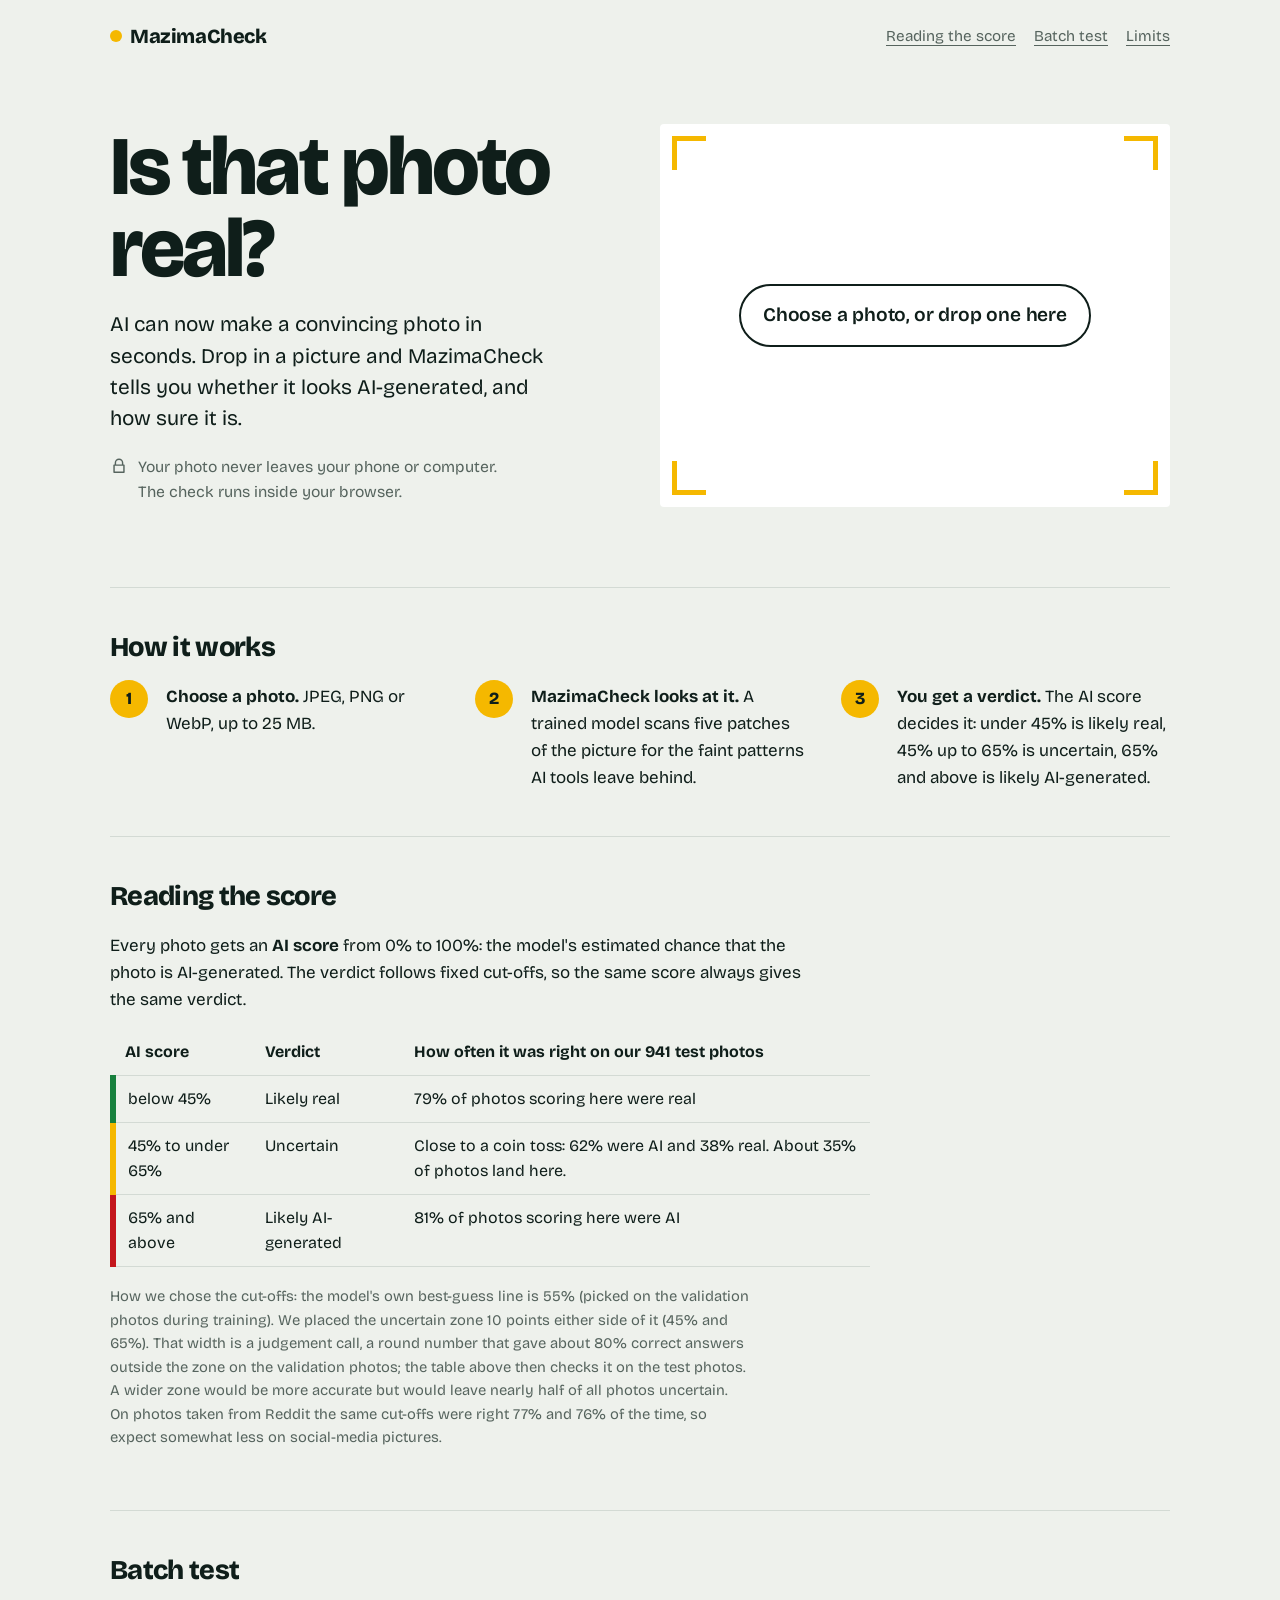
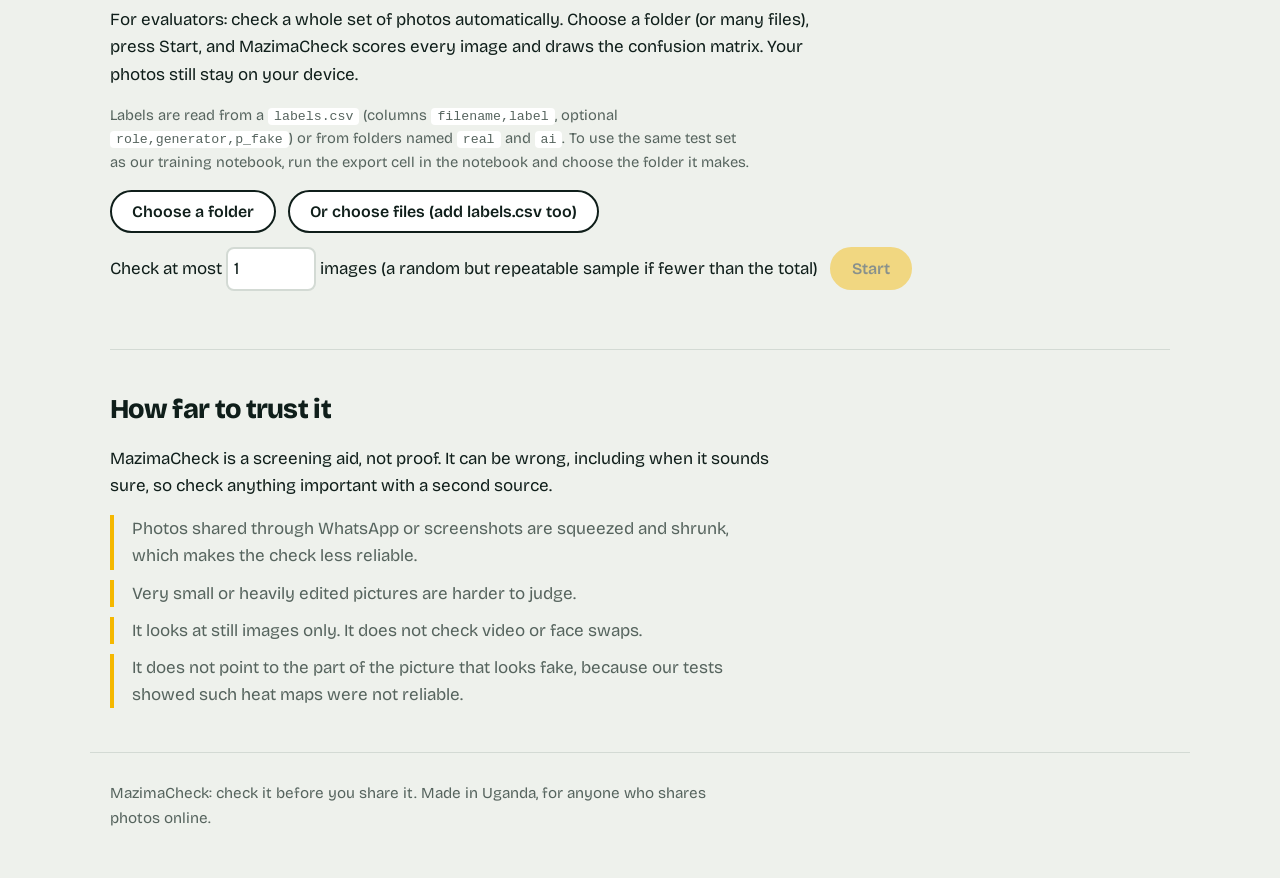
<file: index.html>
<!doctype html>
<html lang="en">
<head>
<meta charset="utf-8">
<meta name="viewport" content="width=device-width, initial-scale=1">
<title>MazimaCheck | Is this photo real or AI-generated?</title>
<meta name="description" content="Check whether a photo was made by AI. The check runs inside your browser, so your photo never leaves your device.">
<link rel="preconnect" href="https://fonts.googleapis.com">
<link rel="preconnect" href="https://fonts.gstatic.com" crossorigin>
<link href="https://fonts.googleapis.com/css2?family=Bricolage+Grotesque:opsz,wght@12..96,400;12..96,600;12..96,800&display=swap" rel="stylesheet">
<link rel="stylesheet" href="style.css?v=5">
</head>
<body>
<header class="top">
  <a class="mark" href="./" aria-label="MazimaCheck home"><span class="dot"></span>MazimaCheck</a>
  <nav class="topnav"><a class="toplink" href="#zones">Reading the score</a><a class="toplink" href="#batch">Batch test</a><a class="toplink" href="#limits">Limits</a></nav>
</header>

<main>
  <div id="testbanner" class="banner" hidden><strong>Test version.</strong> This model is not trained, so the answers mean nothing. It only proves the website works.</div>

  <section class="hero">
    <div class="pitch">
      <h1>Is that photo real?</h1>
      <p class="lead">AI can now make a convincing photo in seconds. Drop in a picture and MazimaCheck tells you whether it looks AI-generated, and how sure it is.</p>
      <p class="privacy">
        <svg viewBox="0 0 20 20" width="18" height="18" aria-hidden="true"><path d="M6 9V6.5a4 4 0 0 1 8 0V9M4.5 9h11v8h-11z" fill="none" stroke="currentColor" stroke-width="1.6" stroke-linejoin="round"/></svg>
        Your photo never leaves your phone or computer. The check runs inside your browser.
      </p>
    </div>

    <div class="stage">
      <section id="loader" class="frame loading">
        <i class="c tl"></i><i class="c tr"></i><i class="c bl"></i><i class="c br"></i>
        <div class="loadbody">
          <p id="loadtext">Getting MazimaCheck ready. The first visit downloads the model (about 94 MB), so use Wi-Fi if you can.</p>
          <div class="bar"><div id="loadbar"></div></div>
        </div>
      </section>

      <section id="app" hidden>
        <div class="frame">
          <i class="c tl"></i><i class="c tr"></i><i class="c bl"></i><i class="c br"></i>
          <img id="preview" alt="The photo you chose" hidden>
          <label id="drop" for="file">
            <span id="droptext">Choose a photo, or drop one here</span>
            <input id="file" type="file" accept="image/*">
          </label>
        </div>

        <p id="error" class="error" role="alert" hidden></p>

        <div id="result" aria-live="polite" hidden>
          <h2 id="verdict"></h2>
          <p id="prob"></p>
          <div class="meter" aria-hidden="true"><i id="zreal" class="seg real"></i><i id="zunsure" class="seg unsure"></i><i id="zai" class="seg ai"></i><span id="pin"></span></div>
          <div class="ticks" aria-hidden="true"><span id="tick1"></span><span id="tick2"></span></div>
          <p class="scale"><span>Likely real</span><span>Uncertain</span><span>Likely AI</span></p>
          <ul id="notes"></ul>
        </div>
      </section>
    </div>
  </section>

  <section class="how" aria-labelledby="how-h">
    <h2 id="how-h">How it works</h2>
    <ol>
      <li><strong>Choose a photo.</strong> JPEG, PNG or WebP, up to 25 MB.</li>
      <li><strong>MazimaCheck looks at it.</strong> A trained model scans five patches of the picture for the faint patterns AI tools leave behind.</li>
      <li><strong>You get a verdict.</strong> The AI score decides it: under <span class="zr"></span> is likely real, <span class="zr"></span> up to <span class="za"></span> is uncertain, <span class="za"></span> and above is likely AI-generated.</li>
    </ol>
  </section>

  <section class="zones" id="zones" aria-labelledby="zones-h">
    <h2 id="zones-h">Reading the score</h2>
    <p>Every photo gets an <strong>AI score</strong> from 0% to 100%: the model's estimated chance that the photo is AI-generated. The verdict follows fixed cut-offs, so the same score always gives the same verdict.</p>
    <table class="zt">
      <thead><tr><th>AI score</th><th>Verdict</th><th>How often it was right on our 941 test photos</th></tr></thead>
      <tbody>
        <tr class="real"><td>below <span class="zr"></span></td><td>Likely real</td><td>79% of photos scoring here were real</td></tr>
        <tr class="unsure"><td><span class="zr"></span> to under <span class="za"></span></td><td>Uncertain</td><td>Close to a coin toss: 62% were AI and 38% real. About 35% of photos land here.</td></tr>
        <tr class="ai"><td><span class="za"></span> and above</td><td>Likely AI-generated</td><td>81% of photos scoring here were AI</td></tr>
      </tbody>
    </table>
    <p class="fine">How we chose the cut-offs: the model's own best-guess line is 55% (picked on the validation photos during training). We placed the uncertain zone 10 points either side of it (45% and 65%). That width is a judgement call, a round number that gave about 80% correct answers outside the zone on the validation photos; the table above then checks it on the test photos. A wider zone would be more accurate but would leave nearly half of all photos uncertain. On photos taken from Reddit the same cut-offs were right 77% and 76% of the time, so expect somewhat less on social-media pictures.</p>
  </section>

  <section class="batch" id="batch" aria-labelledby="batch-h" hidden>
    <h2 id="batch-h">Batch test</h2>
    <p>For evaluators: check a whole set of photos automatically. Choose a folder (or many files), press Start, and MazimaCheck scores every image and draws the confusion matrix. Your photos still stay on your device.</p>
    <p class="fine">Labels are read from a <code>labels.csv</code> (columns <code>filename,label</code>, optional <code>role,generator,p_fake</code>) or from folders named <code>real</code> and <code>ai</code>. To use the same test set as our training notebook, run the export cell in the notebook and choose the folder it makes.</p>
    <div class="bpick">
      <label class="btn">Choose a folder<input id="bfolder" type="file" webkitdirectory multiple hidden></label>
      <label class="btn alt">Or choose files (add labels.csv too)<input id="bfiles" type="file" multiple accept="image/*,.csv" hidden></label>
    </div>
    <p id="bfound" class="fine" hidden></p>
    <div class="brow">
      <label>Check at most <input id="blimit" type="number" min="1" value="1"> images (a random but repeatable sample if fewer than the total)</label>
      <button id="brun" class="btn go" disabled>Start</button>
      <button id="bstop" class="btn alt" hidden>Stop</button>
    </div>
    <div id="bprog" hidden><div class="bar"><div id="bbar"></div></div><p id="btext" class="fine"></p></div>
    <div id="bresults" hidden>
      <div id="bsum" class="sumrow"></div>
      <div id="bcm" class="cmwrap">
        <div><h3>Confusion matrix at the 0.55 decision line</h3><p class="fine">Two answers only, so it can be compared with the notebook.</p><div id="cm2"></div></div>
        <div><h3>What users see: three verdicts</h3><p class="fine">Green cells are right answers, orange cells are mistakes. The middle column is "Uncertain".</p><div id="cm3"></div></div>
      </div>
      <div id="bgroups"></div>
      <p id="bparity" class="fine" hidden></p>
      <p id="bunread" class="fine" hidden></p>
      <div class="brow"><label><input id="bwrong" type="checkbox"> Show only wrong or uncertain rows</label><button id="bdl" class="btn alt">Download all results (CSV)</button></div>
      <div class="tablewrap"><table id="btable" class="rt"></table></div>
      <p id="bmore" class="fine"></p>
    </div>
  </section>

  <section class="limits" id="limits" aria-labelledby="limits-h">
    <h2 id="limits-h">How far to trust it</h2>
    <p>MazimaCheck is a screening aid, not proof. It can be wrong, including when it sounds sure, so check anything important with a second source.</p>
    <ul>
      <li>Photos shared through WhatsApp or screenshots are squeezed and shrunk, which makes the check less reliable.</li>
      <li>Very small or heavily edited pictures are harder to judge.</li>
      <li>It looks at still images only. It does not check video or face swaps.</li>
      <li>It does not point to the part of the picture that looks fake, because our tests showed such heat maps were not reliable.</li>
    </ul>
  </section>
</main>

<footer>
  <p>MazimaCheck: check it before you share it. Made in Uganda, for anyone who shares photos online.</p>
</footer>

<script src="ort/ort.wasm.min.js"></script>
<script src="app.js?v=5"></script>
</body>
</html>
</file>
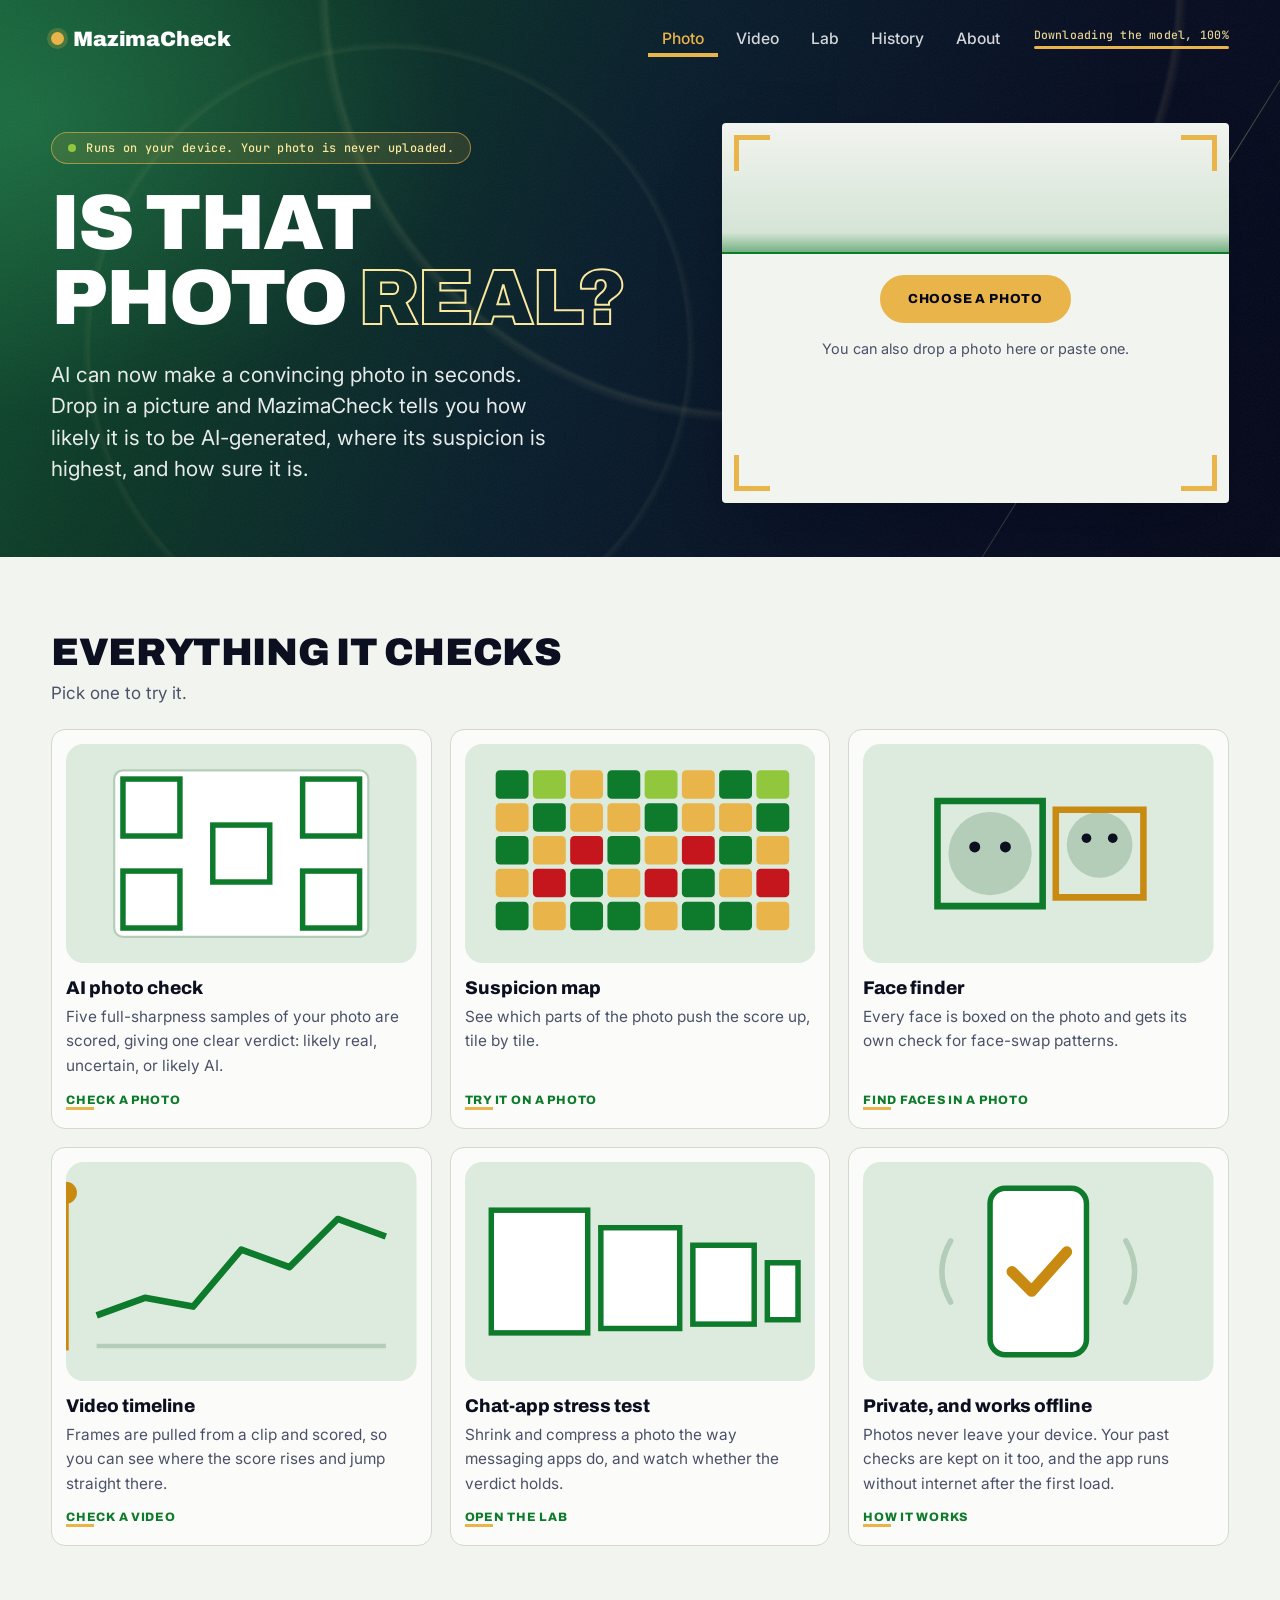
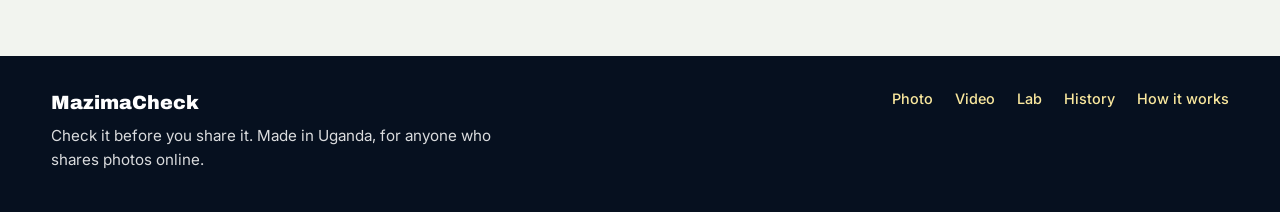
<file: v2/index.html>
<!doctype html>
<html lang="en">
<head>
<meta charset="utf-8">
<meta name="viewport" content="width=device-width, initial-scale=1, viewport-fit=cover">
<title>MazimaCheck</title>
<meta name="description" content="Check a photo or video before you trust it. Everything runs on your device.">
<meta name="theme-color" content="#071B2B">
<link rel="manifest" href="manifest.webmanifest">
<link rel="icon" href="icon.svg" type="image/svg+xml">
<link rel="apple-touch-icon" href="icon-192.png">
<link rel="preconnect" href="https://fonts.googleapis.com">
<link rel="preconnect" href="https://fonts.gstatic.com" crossorigin>
<link href="https://fonts.googleapis.com/css2?family=Archivo:wght@500;600;700;800;900&family=Inter:wght@400;500;600;700&family=JetBrains+Mono:wght@400;500&display=swap" rel="stylesheet">
<link rel="stylesheet" href="style.css?v=12">
</head>
<body>
<a class="skip" href="#main">Skip to the app</a>

<header class="top">
  <a class="brand" href="#photo"><i class="dot"></i>MazimaCheck</a>
  <nav aria-label="Sections">
  <div class="tabs" role="tablist">
    <button role="tab" data-view="photo" aria-selected="true"><svg viewBox="0 0 24 24" aria-hidden="true"><rect x="3" y="5" width="18" height="14" rx="2"/><circle cx="9" cy="10" r="1.6"/><path d="M4 17l5-4 4 3 3-2 4 3"/></svg><span>Photo</span></button>
    <button role="tab" data-view="video" aria-selected="false"><svg viewBox="0 0 24 24" aria-hidden="true"><rect x="3" y="6" width="13" height="12" rx="2"/><path d="M16 10l5-3v10l-5-3z"/></svg><span>Video</span></button>
    <button role="tab" data-view="lab" aria-selected="false"><svg viewBox="0 0 24 24" aria-hidden="true"><path d="M9 3v6l-5 9a2 2 0 0 0 2 3h12a2 2 0 0 0 2-3l-5-9V3"/><path d="M8 3h8M7 15h10"/></svg><span>Lab</span></button>
    <button role="tab" data-view="history" aria-selected="false"><svg viewBox="0 0 24 24" aria-hidden="true"><circle cx="12" cy="12" r="9"/><path d="M12 7v5l3 2"/></svg><span>History</span></button>
    <button role="tab" data-view="about" aria-selected="false"><svg viewBox="0 0 24 24" aria-hidden="true"><circle cx="12" cy="12" r="9"/><path d="M12 11v6M12 7.5v.5"/></svg><span>About</span></button>
  </div>
  </nav>
  <div class="topright">
    <div class="chip"><p id="modelstate" class="state" role="status">Getting the model ready</p><div class="statebar"><div id="statefill"></div></div></div>
    <button id="install" class="pill gold" hidden>Install app</button>
  </div>
</header>

<main id="main">

<!-- ============================== PHOTO ============================== -->
<section id="v-photo" class="view">
  <div id="p-empty">
   <div class="hband hero">
    <div class="herotext">
      <p class="badge"><i></i>Runs on your device. Your photo is never uploaded.</p>
      <h1>Is that photo <span class="mark">real?</span></h1>
      <p class="lede">AI can now make a convincing photo in seconds. Drop in a picture and MazimaCheck tells you how likely it is to be AI-generated, where its suspicion is highest, and how sure it is.</p>
    </div>
    <div id="drop" class="frame drop">
      <i class="c tl"></i><i class="c tr"></i><i class="c bl"></i><i class="c br"></i>
      <div class="dropinner">
        <div class="dropbtns">
          <label class="pill gold">Choose a photo<input id="file" type="file" accept="image/*" hidden></label>
        </div>
        <p class="hint" id="droptext">You can also drop a photo here or paste one.</p>
        <p id="error" class="error" role="alert" hidden></p>
      </div>
    </div>
   </div>
        <section class="how" aria-labelledby="howh">
      <h2 id="howh" class="shout">Everything it checks</h2>
      <p class="sub">Pick one to try it.</p>
      <div class="cards">
        <button type="button" class="card" data-go="pick">
          <svg class="art a-samples" viewBox="0 0 160 100" aria-hidden="true"><rect width="160" height="100" rx="8" fill="#DCEBDD"/><rect x="22" y="12" width="116" height="76" rx="4" fill="#fff" stroke="#B3CDB8"/><g fill="none" stroke="#0E7A2B" stroke-width="2.5"><rect x="26" y="16" width="26" height="26"/><rect x="108" y="16" width="26" height="26"/><rect x="67" y="37" width="26" height="26"/><rect x="26" y="58" width="26" height="26"/><rect x="108" y="58" width="26" height="26"/></g></svg>
          <h3>AI photo check</h3>
          <p>Five full-sharpness samples of your photo are scored, giving one clear verdict: likely real, uncertain, or likely AI.</p>
          <span class="go">Check a photo</span>
        </button>
        <button type="button" class="card" data-go="pick">
          <svg class="art a-map" viewBox="0 0 160 100" aria-hidden="true"><rect width="160" height="100" rx="8" fill="#DCEBDD"/><g><rect class="t0" x="14" y="12" width="15" height="13" rx="2" fill="#0E7A2B"/><rect class="t1" x="31" y="12" width="15" height="13" rx="2" fill="#91C73D"/><rect class="t2" x="48" y="12" width="15" height="13" rx="2" fill="#E9B449"/><rect class="t3" x="65" y="12" width="15" height="13" rx="2" fill="#0E7A2B"/><rect class="t0" x="82" y="12" width="15" height="13" rx="2" fill="#91C73D"/><rect class="t1" x="99" y="12" width="15" height="13" rx="2" fill="#E9B449"/><rect class="t2" x="116" y="12" width="15" height="13" rx="2" fill="#0E7A2B"/><rect class="t3" x="133" y="12" width="15" height="13" rx="2" fill="#91C73D"/><rect class="t3" x="14" y="27" width="15" height="13" rx="2" fill="#E9B449"/><rect class="t0" x="31" y="27" width="15" height="13" rx="2" fill="#0E7A2B"/><rect class="t1" x="48" y="27" width="15" height="13" rx="2" fill="#E9B449"/><rect class="t2" x="65" y="27" width="15" height="13" rx="2" fill="#E9B449"/><rect class="t3" x="82" y="27" width="15" height="13" rx="2" fill="#0E7A2B"/><rect class="t0" x="99" y="27" width="15" height="13" rx="2" fill="#E9B449"/><rect class="t1" x="116" y="27" width="15" height="13" rx="2" fill="#E9B449"/><rect class="t2" x="133" y="27" width="15" height="13" rx="2" fill="#0E7A2B"/><rect class="t2" x="14" y="42" width="15" height="13" rx="2" fill="#0E7A2B"/><rect class="t3" x="31" y="42" width="15" height="13" rx="2" fill="#E9B449"/><rect class="t0" x="48" y="42" width="15" height="13" rx="2" fill="#C4161C"/><rect class="t1" x="65" y="42" width="15" height="13" rx="2" fill="#0E7A2B"/><rect class="t2" x="82" y="42" width="15" height="13" rx="2" fill="#E9B449"/><rect class="t3" x="99" y="42" width="15" height="13" rx="2" fill="#C4161C"/><rect class="t0" x="116" y="42" width="15" height="13" rx="2" fill="#0E7A2B"/><rect class="t1" x="133" y="42" width="15" height="13" rx="2" fill="#E9B449"/><rect class="t1" x="14" y="57" width="15" height="13" rx="2" fill="#E9B449"/><rect class="t2" x="31" y="57" width="15" height="13" rx="2" fill="#C4161C"/><rect class="t3" x="48" y="57" width="15" height="13" rx="2" fill="#0E7A2B"/><rect class="t0" x="65" y="57" width="15" height="13" rx="2" fill="#E9B449"/><rect class="t1" x="82" y="57" width="15" height="13" rx="2" fill="#C4161C"/><rect class="t2" x="99" y="57" width="15" height="13" rx="2" fill="#0E7A2B"/><rect class="t3" x="116" y="57" width="15" height="13" rx="2" fill="#E9B449"/><rect class="t0" x="133" y="57" width="15" height="13" rx="2" fill="#C4161C"/><rect class="t0" x="14" y="72" width="15" height="13" rx="2" fill="#0E7A2B"/><rect class="t1" x="31" y="72" width="15" height="13" rx="2" fill="#E9B449"/><rect class="t2" x="48" y="72" width="15" height="13" rx="2" fill="#0E7A2B"/><rect class="t3" x="65" y="72" width="15" height="13" rx="2" fill="#0E7A2B"/><rect class="t0" x="82" y="72" width="15" height="13" rx="2" fill="#E9B449"/><rect class="t1" x="99" y="72" width="15" height="13" rx="2" fill="#0E7A2B"/><rect class="t2" x="116" y="72" width="15" height="13" rx="2" fill="#0E7A2B"/><rect class="t3" x="133" y="72" width="15" height="13" rx="2" fill="#E9B449"/></g></svg>
          <h3>Suspicion map</h3>
          <p>See which parts of the photo push the score up, tile by tile.</p>
          <span class="go">Try it on a photo</span>
        </button>
        <button type="button" class="card" data-go="pick">
          <svg class="art a-face" viewBox="0 0 160 100" aria-hidden="true"><rect width="160" height="100" rx="8" fill="#DCEBDD"/><g fill="#B3CDB8"><circle cx="58" cy="50" r="19"/><circle cx="108" cy="46" r="15"/></g><g fill="#0B0F1F"><circle cx="51" cy="47" r="2.5"/><circle cx="65" cy="47" r="2.5"/><circle cx="102" cy="43" r="2.2"/><circle cx="114" cy="43" r="2.2"/></g><g fill="none" stroke-width="3"><rect class="bx" x="34" y="26" width="48" height="48" stroke="#0E7A2B" pathLength="100"/><rect class="bx b2" x="88" y="30" width="40" height="40" stroke="#C98A12" pathLength="100"/></g></svg>
          <h3>Face finder</h3>
          <p>Every face is boxed on the photo and gets its own check for face-swap patterns.</p>
          <span class="go">Find faces in a photo</span>
        </button>
        <a class="card" href="#video">
          <svg class="art a-video" viewBox="0 0 160 100" aria-hidden="true"><rect width="160" height="100" rx="8" fill="#DCEBDD"/><path d="M14 70 L36 62 L58 66 L80 40 L102 48 L124 26 L146 34" fill="none" stroke="#0E7A2B" stroke-width="3" stroke-linejoin="round"/><path d="M14 84h132" stroke="#B3CDB8" stroke-width="2"/><g class="head"><path d="M0 14v72" stroke="#C98A12" stroke-width="2.5"/><circle cy="14" r="5" fill="#C98A12"/></g></svg>
          <h3>Video timeline</h3>
          <p>Frames are pulled from a clip and scored, so you can see where the score rises and jump straight there.</p>
          <span class="go">Check a video</span>
        </a>
        <a class="card" href="#lab">
          <svg class="art a-stress" viewBox="0 0 160 100" aria-hidden="true"><rect width="160" height="100" rx="8" fill="#DCEBDD"/><g fill="#fff" stroke="#0E7A2B" stroke-width="2.5"><rect class="s1" x="12" y="22" width="44" height="56"/><rect class="s2" x="62" y="30" width="36" height="46"/><rect class="s3" x="104" y="38" width="28" height="36"/><rect class="s4" x="138" y="46" width="14" height="26"/></g></svg>
          <h3>Chat-app stress test</h3>
          <p>Shrink and compress a photo the way messaging apps do, and watch whether the verdict holds.</p>
          <span class="go">Open the Lab</span>
        </a>
        <a class="card" href="#about">
          <svg class="art a-priv" viewBox="0 0 160 100" aria-hidden="true"><rect width="160" height="100" rx="8" fill="#DCEBDD"/><rect x="58" y="12" width="44" height="76" rx="7" fill="#fff" stroke="#0E7A2B" stroke-width="2.5"/><path class="tick" d="M68 50l9 9 16-18" fill="none" stroke="#C98A12" stroke-width="5" stroke-linecap="round" stroke-linejoin="round" pathLength="100"/><g class="waves" fill="none" stroke="#B3CDB8" stroke-width="2.5" stroke-linecap="round"><path d="M40 36q-8 14 0 28"/><path d="M120 36q8 14 0 28"/></g></svg>
          <h3>Private, and works offline</h3>
          <p>Photos never leave your device. Your past checks are kept on it too, and the app runs without internet after the first load.</p>
          <span class="go">How it works</span>
        </a>
      </div>
    </section>




  </div>

  <div id="p-result" class="desk" hidden>
    <div class="tray">
      <div class="stage frame" id="stage"><i class="c tl"></i><i class="c tr"></i><i class="c bl"></i><i class="c br"></i>
        <img id="preview" alt="The photo you chose">
        <canvas id="mapcanvas" aria-hidden="true"></canvas>
        <canvas id="facecanvas" aria-hidden="true"></canvas>
      </div>
      <div class="gauge" aria-hidden="true">
        <div class="band"><i id="zreal">Likely real</i><i id="zunsure">Uncertain</i><i id="zai">Likely AI</i><b id="pin"><u id="pinval"></u></b></div>
        <div class="ticks" id="ticks"></div>
        <div class="ends"><span>0%</span><span>100% AI score</span></div>
      </div>
      <div class="traybar">
        <button id="mapbtn" class="pill line">Show the suspicion map</button>
        <label class="pill line">Check another photo<input id="file2" type="file" accept="image/*" hidden></label>
        <span id="mapstate" class="hint" role="status"></span>
      </div>
      <p id="maplegend" class="hint" hidden>Each tile is coloured by one 224-pixel sample cut from its centre (the small outlined square). Red tiles are where the model's score is highest. This shows the model's own readings. It is not proof that a part was edited.</p>
    </div>

    <div class="readings">
      <div class="verdict" id="verdictbox">
        <p class="vlabel" id="verdict"></p>
        <p class="vscore"><span id="score"></span> AI score</p>
        <p class="vwhy" id="vwhy"></p>
      </div>
      <p class="means" id="vmeans"></p>
      <ul id="notes" class="notes"></ul>

      <h2>Faces</h2>
      <p id="facetext" class="small"></p>
      <div id="facelist" class="faces"></div>

      <h2>What the file says</h2>
      <dl id="facts" class="facts"></dl>

      <h2>Has it been online before?</h2>
      <p class="small">A reverse image search can show whether this photo already exists, and where it first appeared. These open in a new tab, and you choose the photo again there.</p>
      <div class="links"><a class="pill line" href="https://lens.google.com/" target="_blank" rel="noopener">Google Lens</a><a class="pill line" href="https://tineye.com/" target="_blank" rel="noopener">TinEye</a><a class="pill line" href="https://www.bing.com/visualsearch" target="_blank" rel="noopener">Bing Visual Search</a></div>

      <h2>Stress test</h2>
      <p class="small">See whether the verdict survives being shrunk and compressed the way chat apps do.</p>
      <button id="tolab" class="pill line">Open this photo in the Lab</button>
    </div>
  </div>
</section>

<!-- ============================== VIDEO ============================== -->
<section id="v-video" class="view" hidden>
  <div class="hband">
  <h1>Check a <span class="mark">video</span></h1>
  <p class="lede">MazimaCheck pulls still frames from the clip, scores each one, and draws the score across time so you can see where it rises.</p>
  </div>
  <p class="caution">Each frame is scored by the photo model, and faces are checked separately. Video compression weakens the signal, so use the timeline to find moments worth a closer look.</p>
  <div class="dropbtns">
    <label class="pill gold">Choose a video<input id="vfile" type="file" accept="video/*" hidden></label>
    <label class="inline">Frames to check <select id="vcount"><option>8</option><option selected>16</option><option>32</option></select></label>
  </div>
  <p id="verror" class="error" role="alert" hidden></p>
  <div id="vwork" hidden>
    <div class="desk">
      <div class="tray">
        <video id="vplayer" controls playsinline muted></video>
        <div class="traybar"><span id="vstate" class="hint" role="status"></span><button id="vstop" class="pill line" hidden>Stop</button></div>
      </div>
      <div class="readings">
        <div class="verdict" id="vverdictbox"><p class="vlabel" id="vverdict">Checking frames</p><p class="vscore"><span id="vscore"></span></p><p class="vwhy" id="vvwhy"></p></div>
        <h2>Score across the clip</h2>
        <canvas id="vchart" width="640" height="220" role="img" aria-label="AI score for each checked frame"></canvas>
        <p class="small">Tap a point to jump the video to that moment.</p>
        <div id="vframes" class="frames"></div>
      </div>
    </div>
  </div>
</section>

<!-- ============================== LAB ============================== -->
<section id="v-lab" class="view" hidden>
  <div class="hband">
  <h1>The <span class="mark">lab</span></h1>
  <p class="lede">Two tests for anyone who wants to see how far the detector can be trusted.</p>
  </div>

  <div class="panel">
    <h2>Chat-app stress test</h2>
    <p>Chat apps shrink and re-compress photos. This test re-saves your photo at five strengths and scores each copy, so you can watch the verdict move. The settings are our approximation of what chat apps do, not their exact recipe.</p>
    <p id="labneed" class="hint">Check a photo in the Photo tab first, then come back here.</p>
    <div id="labgo" hidden>
      <button id="labrun" class="pill gold">Run the stress test on the current photo</button>
      <span id="labstate" class="hint" role="status"></span>
      <div id="labout" class="steps"></div>
      <p id="labsum" class="small"></p>
    </div>
  </div>

  <div class="panel" id="batch">
    <h2>Batch test</h2>
    <p>For evaluators: score a whole set of photos automatically and get the confusion matrix. Labels are read from a <code>labels.csv</code> (columns <code>filename,label</code>, optional <code>role,generator,p_fake</code>) or from folders named <code>real</code> and <code>ai</code>.</p>
    <div class="dropbtns">
      <label class="pill line">Choose a folder<input id="bfolder" type="file" webkitdirectory multiple hidden></label>
      <label class="pill line">Or choose files, with labels.csv<input id="bfiles" type="file" multiple accept="image/*,.csv" hidden></label>
    </div>
    <p id="bfound" class="hint" hidden></p>
    <div class="brow">
      <label>Check at most <input id="blimit" type="number" min="1" value="1"> images</label>
      <button id="brun" class="pill gold" disabled>Start</button>
      <button id="bstop" class="pill line" hidden>Stop</button>
    </div>
    <div id="bprog" hidden><div class="bar"><div id="bbar"></div></div><p id="btext" class="hint"></p></div>
    <div id="bresults" hidden>
      <div id="bsum" class="sumrow"></div>
      <div id="bcm" class="cmwrap">
        <div><h3>Confusion matrix at the 0.55 decision line</h3><p class="small">Two answers only, so it can be compared with the notebook.</p><div id="cm2"></div></div>
        <div><h3>What users see: three verdicts</h3><p class="small">The middle column is "Uncertain".</p><div id="cm3"></div></div>
      </div>
      <div id="bgroups"></div>
      <p id="bparity" class="small" hidden></p>
      <p id="bunread" class="small" hidden></p>
      <div class="brow"><label><input id="bwrong" type="checkbox"> Show only wrong or uncertain rows</label><button id="bdl" class="pill line">Download all results (CSV)</button></div>
      <div class="tablewrap"><table id="btable" class="rt"></table></div>
      <p id="bmore" class="small"></p>
    </div>
  </div>
</section>

<!-- ============================== HISTORY ============================== -->
<section id="v-history" class="view" hidden>
  <div class="hband">
  <h1>Your <span class="mark">history</span></h1>
  <p class="lede">Checks you have run on this device. Nothing here is sent anywhere, and only a small thumbnail is kept.</p>
  </div>
  <div class="brow"><button id="hexport" class="pill line">Download as CSV</button><button id="hclear" class="pill line danger">Clear history</button></div>
  <p id="hempty" class="hint">No checks yet. Your first photo or video check will appear here.</p>
  <div id="hlist" class="hlist"></div>
</section>

<!-- ============================== ABOUT ============================== -->
<section id="v-about" class="view" hidden>
  <div class="hband">
  <h1>How it <span class="mark">works</span></h1>
  <p class="lede">MazimaCheck helps you check photos and videos before you share or believe them. Here is how it reaches a verdict and how to read one.</p>
  </div>

    <section class="read panelwrap" aria-labelledby="readh">
      <h2 id="readh" class="shout small-shout">How to read a verdict</h2>
      <p class="sub">Tap a zone on the scale.</p>
      <div class="reader">
        <div class="rband" role="tablist" aria-label="Verdict zones">
          <button role="tab" class="z zr1" data-z="real" aria-selected="true">Likely real</button>
          <button role="tab" class="z zu1" data-z="unsure" aria-selected="false">Uncertain</button>
          <button role="tab" class="z za1" data-z="ai" aria-selected="false">Likely AI</button>
          <i id="rpin"></i>
        </div>
        <div class="rtext" aria-live="polite">
          <div data-for="real"><h3>Likely real</h3><p>AI score below <span class="zr">45%</span>. On our 941 test images, 79% of photos that scored here were real.</p></div>
          <div data-for="unsure" hidden><h3>Uncertain</h3><p>AI score from <span class="zr">45%</span> to under <span class="za">65%</span>. The model is close to a coin toss in this range, so MazimaCheck tells you so and points you to a reverse image search.</p></div>
          <div data-for="ai" hidden><h3>Likely AI-generated</h3><p>AI score of <span class="za">65%</span> and above. On our 941 test images, 81% of photos that scored here were AI-generated.</p></div>
        </div>
      </div>
    </section>


  <div class="panel">
    <h2>Reading the score</h2>
    <table class="zt">
      <thead><tr><th>AI score</th><th>Verdict</th><th>On our 941 test images</th></tr></thead>
      <tbody>
        <tr><td>below <span class="zr">45%</span></td><td>Likely real</td><td>79% of images here were real</td></tr>
        <tr><td><span class="zr">45%</span> to under <span class="za">65%</span></td><td>Uncertain</td><td>62% AI and 38% real, close to a coin toss. About 35% of images land here.</td></tr>
        <tr><td><span class="za">65%</span> and above</td><td>Likely AI-generated</td><td>81% of images here were AI</td></tr>
      </tbody>
    </table>
    <p class="small">The model's own decision line is 55%. The uncertain range sits 10 points either side of it. That width is a judgement call: a wider range is more accurate but leaves almost half of all photos without an answer.</p>
  </div>

  <div class="panel">
    <h2>What happens to a photo</h2>
    <ol>
      <li>Five 224-pixel samples are cut from the photo at full sharpness: the centre and the four corners. The photo is never shrunk first, because shrinking erases the fine traces generators leave.</li>
      <li>A ResNet-50 network, pretrained on ImageNet and fine-tuned by us on real and AI images, scores each sample.</li>
      <li>The five scores are averaged into the AI score.</li>
      <li>The suspicion map runs the same network on a grid of samples across the whole photo.</li>
    </ol>
  </div>

  <div class="panel">
    <h2>How faces are checked</h2>
    <p>A compact face finder locates every face and boxes it on the photo. Each face is cut out as a square and scored by a second network trained on OpenForensics, a public set of real and face-swapped photos. It recognises that style of face swap. Faces made with other tools can pass it, so a clear face result is not proof on its own.</p>
  </div>

  <div class="panel">
    <h2>Good to know</h2>
    <ul>
      <li>MazimaCheck is a screening aid, not proof. Check anything important with a second source, such as a reverse image search.</li>
      <li>Heavily shrunk or re-compressed photos are harder to judge. The Lab shows how much a photo's score moves.</li>
      <li>Regular textures such as brick walls can raise the score.</li>
      <li>Some AI images score as real, which is why the uncertain zone and the suspicion map are there.</li>
    </ul>
  </div>
</section>

</main>

<footer class="foot"><div><b>MazimaCheck</b><p>Check it before you share it. Made in Uganda, for anyone who shares photos online.</p></div><nav aria-label="Footer"><a href="#photo">Photo</a><a href="#video">Video</a><a href="#lab">Lab</a><a href="#history">History</a><a href="#about">How it works</a></nav></footer>

<script src="../ort/ort.wasm.min.js"></script>
<script src="engine.js?v=2"></script>
<script src="faces.js?v=4"></script>
<script src="app.js?v=12"></script>
<script src="batch.js?v=1"></script>
</body>
</html>
</file>
<file: style.css>
:root{
  --paper:#eef1ec; --panel:#ffffff; --ink:#0f1e1a; --muted:#56645e; --line:#d3dad4;
  --gold:#f5b800; --real:#17803d; --ai:#c4161c; --warn:#9a6700; --warnbg:#fff7dc;
  --font:"Bricolage Grotesque",system-ui,-apple-system,"Segoe UI",Roboto,sans-serif;
}
@media (prefers-color-scheme: dark){
  :root{
    --paper:#0c1512; --panel:#131f1b; --ink:#eef3ef; --muted:#9db0a8; --line:#26352f;
    --gold:#f5b800; --real:#4cc27a; --ai:#ff6b6b; --warn:#f5b800; --warnbg:#251d06;
  }
}
*{box-sizing:border-box}
html{scroll-behavior:smooth}
body{margin:0;background:var(--paper);color:var(--ink);font:400 1.0625rem/1.6 var(--font)}
a{color:inherit}
:focus-visible{outline:3px solid var(--gold);outline-offset:3px}

.top{max-width:1100px;margin:0 auto;padding:20px 20px 0;display:flex;justify-content:space-between;align-items:center;flex-wrap:wrap;gap:8px 16px}
.mark{display:inline-flex;align-items:center;gap:8px;font-weight:800;font-size:1.25rem;letter-spacing:-.02em;text-decoration:none}
.dot{width:12px;height:12px;border-radius:50%;background:var(--gold)}
.topnav{display:flex;gap:18px;flex-wrap:wrap;justify-content:flex-end}
.toplink{font-size:.95rem;color:var(--muted);text-underline-offset:4px}

main{max-width:1100px;margin:0 auto;padding:0 20px}
.banner{background:var(--warnbg);color:var(--warn);border:1px solid var(--warn);border-radius:10px;padding:10px 14px;margin:20px 0 0}

.hero{display:grid;grid-template-columns:1fr;gap:36px;padding:44px 0 56px}
h1{font-weight:800;font-size:clamp(2.7rem,9vw,5.2rem);line-height:.98;letter-spacing:-.035em;margin:0 0 20px}
.lead{font-size:clamp(1.1rem,2.6vw,1.3rem);line-height:1.5;margin:0 0 20px;max-width:34ch}
.privacy{display:flex;gap:10px;align-items:flex-start;color:var(--muted);font-size:.98rem;margin:0;max-width:40ch}
.privacy svg{flex:none;margin-top:3px}

/* The viewfinder: the whole upload area is a camera frame. */
.frame{position:relative;background:var(--panel);aspect-ratio:4/3;display:grid;place-items:center;border-radius:4px;overflow:hidden}
.frame .c{position:absolute;width:34px;height:34px;border:0 solid var(--gold);pointer-events:none;z-index:3}
.c.tl{top:12px;left:12px;border-top-width:5px;border-left-width:5px}
.c.tr{top:12px;right:12px;border-top-width:5px;border-right-width:5px}
.c.bl{bottom:12px;left:12px;border-bottom-width:5px;border-left-width:5px}
.c.br{bottom:12px;right:12px;border-bottom-width:5px;border-right-width:5px}

#drop{position:absolute;inset:0;z-index:2;display:grid;place-items:center;padding:28px;text-align:center;cursor:pointer;font-weight:600;font-size:1.2rem;letter-spacing:-.01em}
#drop:hover #droptext,#drop.over #droptext{background:var(--gold);color:#0f1e1a;border-color:var(--gold)}
#droptext{border:2px solid var(--ink);padding:14px 22px;border-radius:999px;transition:background .15s,border-color .15s}
#file{display:none}
#preview{position:absolute;inset:0;width:100%;height:100%;object-fit:contain;background:var(--panel);z-index:1;pointer-events:none}
#preview:not([hidden])+#drop{align-items:end;justify-items:center}
#preview:not([hidden])+#drop #droptext{background:var(--panel);font-size:.95rem;padding:8px 16px;margin-bottom:6px;white-space:nowrap}

.loading .loadbody{width:min(86%,420px);text-align:center}
.loading p{margin:0 0 16px;color:var(--muted)}
.bar{height:8px;background:var(--line);border-radius:999px;overflow:hidden}
.bar>div{height:100%;width:0;background:var(--gold);transition:width .2s}

/* Result */
#result{margin-top:26px}
#verdict{font-weight:800;font-size:clamp(2rem,6vw,2.8rem);letter-spacing:-.03em;line-height:1.05;margin:0 0 6px}
#verdict.real{color:var(--real)} #verdict.ai{color:var(--ai)} #verdict.unsure{color:var(--warn)}
#prob{margin:0 0 18px;color:var(--muted)}
.meter{display:flex;height:14px;border-radius:999px;position:relative;margin-top:6px}
.meter .seg{display:block;height:100%}
.meter .real{background:var(--real);border-radius:999px 0 0 999px}
.meter .unsure{background:var(--gold)}
.meter .ai{background:var(--ai);border-radius:0 999px 999px 0}
#pin{position:absolute;top:50%;left:0;width:24px;height:24px;margin:-12px 0 0 -12px;border-radius:50%;background:var(--panel);border:4px solid var(--ink);transition:left .5s ease}
.ticks{position:relative;height:20px;margin-top:8px;font-size:.8rem;color:var(--muted)}
.ticks span{position:absolute;transform:translateX(-50%)}
.scale{display:flex;justify-content:space-between;font-size:.9rem;color:var(--muted);margin:2px 0 0}
#notes{padding-left:20px;color:var(--muted);margin:16px 0 0}
#notes li{margin:4px 0}
.error{color:var(--ai);font-weight:600;margin:16px 0 0}

/* Content sections */
.how,.limits,.zones,.batch{padding:44px 0;border-top:1px solid var(--line)}
h2{font-weight:800;font-size:1.7rem;letter-spacing:-.025em;line-height:1.15;margin:0 0 20px}
#verdict{margin:0 0 6px}
.how ol{list-style:none;counter-reset:s;padding:0;margin:0;display:grid;gap:22px}
.how li{counter-increment:s;position:relative;padding-left:56px;max-width:60ch}
.how li::before{content:counter(s);position:absolute;left:0;top:-3px;width:38px;height:38px;border-radius:50%;background:var(--gold);color:#0f1e1a;font-weight:800;display:grid;place-items:center}
.limits p{max-width:60ch;margin:0 0 16px}
.limits ul{margin:0;padding:0;list-style:none;display:grid;gap:10px;max-width:60ch}
.limits li{padding-left:18px;border-left:4px solid var(--gold);color:var(--muted)}

/* Reading the score */
.zones p,.batch>p{max-width:64ch;margin:0 0 16px}
.fine{font-size:.92rem;color:var(--muted)}
.zt{border-collapse:collapse;width:100%;max-width:760px;margin:6px 0 18px;font-size:1rem}
.zt th,.zt td{text-align:left;padding:10px 12px;border-bottom:1px solid var(--line);vertical-align:top}
.zt tr.real td:first-child{border-left:6px solid var(--real)} .zt tr.unsure td:first-child{border-left:6px solid var(--gold)} .zt tr.ai td:first-child{border-left:6px solid var(--ai)}
code{background:var(--panel);padding:1px 6px;border-radius:4px;font-size:.9em}

/* Batch test */
.btn{display:inline-block;border:2px solid var(--ink);background:var(--panel);color:var(--ink);padding:10px 20px;border-radius:999px;font:600 1rem var(--font);cursor:pointer}
.btn:hover{background:var(--gold);border-color:var(--gold);color:#0f1e1a}
.btn.go{background:var(--gold);border-color:var(--gold);color:#0f1e1a}
.btn:disabled{opacity:.45;cursor:not-allowed}
.bpick,.brow{display:flex;gap:12px;flex-wrap:wrap;align-items:center;margin:14px 0}
.brow input[type=number]{width:90px;font:inherit;padding:6px;border:2px solid var(--line);border-radius:8px;background:var(--panel);color:var(--ink)}
.sumrow{display:grid;grid-template-columns:repeat(auto-fit,minmax(150px,1fr));gap:12px;margin:18px 0}
.sumrow div{background:var(--panel);border:1px solid var(--line);border-radius:10px;padding:12px 14px}
.sumrow b{display:block;font-size:1.6rem;letter-spacing:-.02em}
.sumrow span{font-size:.85rem;color:var(--muted)}
.cmwrap{display:grid;grid-template-columns:repeat(auto-fit,minmax(280px,1fr));gap:28px;margin:10px 0}
h3{font-size:1.05rem;margin:0 0 4px}
.cm{border-collapse:separate;border-spacing:4px;font-size:1rem}
.cm th{font-weight:600;font-size:.85rem;color:var(--muted);padding:6px 8px;text-align:center}
.cm tbody th{text-align:right}
.cm td{min-width:92px;height:62px;text-align:center;font-weight:800;font-size:1.3rem;border-radius:6px;color:var(--ink)}
.cm td.good{background:color-mix(in srgb,var(--real) calc(var(--a)*70% + 8%),var(--panel))}
.cm td.bad{background:color-mix(in srgb,#e8590c calc(var(--a)*70% + 8%),var(--panel))}
.gt{border-collapse:collapse;margin:14px 0;font-size:.95rem}
.gt th,.gt td{padding:6px 12px;border-bottom:1px solid var(--line);text-align:left}
.tablewrap{max-height:420px;overflow:auto;border:1px solid var(--line);border-radius:8px;margin-top:10px}
.rt{border-collapse:collapse;width:100%;font-size:.85rem}
.rt th,.rt td{padding:5px 10px;text-align:left;border-bottom:1px solid var(--line);white-space:nowrap}
.rt thead th{position:sticky;top:0;background:var(--panel)}
.rt tr.wrong td:last-child{color:var(--ai);font-weight:700} .rt tr.uncertain td:last-child{color:var(--warn);font-weight:700} .rt tr.correct td:last-child{color:var(--real)}

footer{max-width:1100px;margin:0 auto;padding:28px 20px 48px;border-top:1px solid var(--line);color:var(--muted);font-size:.95rem}
footer p{margin:0;max-width:60ch}

@media (min-width:860px){
  .hero{grid-template-columns:1fr 1.05fr;align-items:center;gap:64px;padding:72px 0 80px}
  .how ol{grid-template-columns:repeat(3,1fr);gap:36px}
}
@media (prefers-reduced-motion:reduce){
  html{scroll-behavior:auto}
  .bar>div,#pin,#droptext{transition:none}
}
[hidden]{display:none !important}
</file>
<file: v2/style.css>
/* MazimaCheck. A deep navy band with a green glow carries the navigation and each section's headline;
   the working area below is near-white. Gold is the one action colour, green means real. */
:root{
  --bg:#F2F4EF; --panel:#FBFCFA; --panel2:#E6EAE1; --line:#D3D9CD; --stage:#10241A;
  --ink:#0B0F1F; --soft:#2B3150; --mute:#4B5169; --gold:#E9B449; --pale:#FAE89E; --lime:#91C73D; --cream:#0B0F1F;
  --green:#0E7A2B; --deep:#05081A; --night2:#0B1230; --oncream:#FFFFFF;
  --real:#0E7A2B; --ai:#C4161C; --warn:#8A5A00; --warnbg:#FFF3D1; --night:#0B0F1F; --navy:#FFFFFF;
  --display:"Archivo",system-ui,-apple-system,"Segoe UI",sans-serif;
  --body:"Inter",system-ui,-apple-system,"Segoe UI",sans-serif;
  --mono:"JetBrains Mono",ui-monospace,Menlo,Consolas,monospace;
  --pad:clamp(18px,4vw,60px); --topH:78px;
}
*{box-sizing:border-box}
html{-webkit-text-size-adjust:100%;background:var(--bg)}
body{margin:0;overflow-x:hidden;color:var(--ink);background:var(--bg);font:400 1.0625rem/1.6 var(--body);min-height:100vh;-webkit-font-smoothing:antialiased}
h1,h2,h3{margin:0}
h1{font:900 clamp(2.5rem,7vw,4.9rem)/.95 var(--display);letter-spacing:-.025em;text-transform:uppercase}
h1 .mark{color:var(--green)}
.hband>h1{font-size:clamp(2rem,4.6vw,3.4rem);margin-bottom:12px}
h2{font:800 1.3rem/1.2 var(--display);margin-top:30px;letter-spacing:-.01em}
h3{font:700 1rem/1.3 var(--display)}
p{margin:10px 0}
code{background:var(--panel2);padding:1px 6px;border-radius:4px;font-size:.9em}
a{color:inherit}
:focus-visible{outline:3px solid var(--gold);outline-offset:3px}
.skip{position:absolute;left:-999px}.skip:focus{left:12px;top:12px;background:var(--gold);color:#0f1e1a;padding:8px 12px;z-index:9}
[hidden]{display:none!important}

/* ---------- top bar ---------- */
.top{display:flex;align-items:center;gap:20px;padding:20px max(var(--pad),calc(50vw - 720px + var(--pad)));background:transparent;color:#fff;position:absolute;left:0;right:0;top:0;z-index:7}
.brand{display:inline-flex;align-items:center;gap:9px;font:900 1.3rem var(--display);letter-spacing:-.01em;text-decoration:none}
.dot{width:13px;height:13px;border-radius:50%;background:var(--gold);box-shadow:0 0 0 4px rgba(233,180,73,.22)}
.top nav{margin-left:auto}
.tabs{display:flex;gap:4px}
.tabs button{display:flex;align-items:center;gap:8px;background:none;border:0;color:#fff;opacity:.82;font:500 .98rem var(--body);padding:9px 14px;border-radius:999px;cursor:pointer}
.tabs svg{width:20px;height:20px;fill:none;stroke:currentColor;stroke-width:1.8;stroke-linecap:round;stroke-linejoin:round;display:none}
.tabs button:hover{opacity:1}
.tabs button[aria-selected=true]{opacity:1;color:var(--gold);box-shadow:inset 0 -4px 0 var(--gold);border-radius:0}
.topright{display:flex;align-items:center;gap:14px}
.chip{min-width:150px}
.state{font:500 .72rem/1.3 var(--mono);letter-spacing:.02em;color:var(--pale);opacity:.9;margin:0 0 4px}
.statebar{height:3px;background:rgba(255,255,255,.25);border-radius:2px;overflow:hidden}
.statebar div{height:100%;width:0;background:var(--gold);transition:width .2s}

main{padding:0 var(--pad) 90px;max-width:1440px;margin:0 auto}
/* the green band: full width, holds each section's headline */
.hband{position:relative;overflow:hidden;margin:0 calc(50% - 50vw) 28px;padding:calc(var(--topH) + clamp(26px,5vh,56px)) calc(50vw - 50%) clamp(34px,6vh,70px);background:radial-gradient(620px 420px at 2% 22%,rgba(45,150,88,.42),transparent 70%),linear-gradient(112deg,#0F5330 0%,#0A3625 20%,#071B2B 48%,#050B20 76%,#04071A 100%);color:var(--oncream)}
.hband::after{content:"";position:absolute;right:11%;top:-20%;width:1px;height:150%;background:linear-gradient(transparent,rgba(250,232,158,.55),transparent);transform:rotate(32deg);pointer-events:none}
.hband::before{content:"";position:absolute;inset:0;pointer-events:none;opacity:.55;background:url("data:image/svg+xml;utf8,<svg xmlns='http://www.w3.org/2000/svg' width='160' height='160'><filter id='n'><feTurbulence type='fractalNoise' baseFrequency='.9' numOctaves='2' stitchTiles='stitch'/><feColorMatrix values='0 0 0 0 1  0 0 0 0 1  0 0 0 0 1  0 0 0 .09 0'/></filter><rect width='160' height='160' filter='url(%23n)'/></svg>"),radial-gradient(closest-side,transparent 96%,rgba(250,232,158,.16) 97%,transparent 99%) 78% 140%/880px 880px no-repeat,radial-gradient(closest-side,transparent 96%,rgba(250,232,158,.10) 97%,transparent 99%) 12% -60%/620px 620px no-repeat}
.hband>*{position:relative;z-index:1}
.hband .lede{color:rgba(255,255,255,.9)}
.hband h1 .mark{color:transparent;-webkit-text-stroke:2px var(--pale);paint-order:stroke fill}
.hband .pill.gold{background:var(--gold);border-color:var(--gold);color:var(--deep)}.hband .pill.gold:hover{background:var(--pale);border-color:var(--pale)}
.touchonly{display:none}
@media (pointer:coarse){.touchonly{display:inline-flex}}
.lede{font-size:clamp(1.1rem,1.7vw,1.3rem);line-height:1.5;color:var(--soft);max-width:40ch}
.hband>.lede{max-width:62ch;margin-bottom:0}
.small,.hint{font-size:.9rem;color:var(--mute)}
.hint{margin:6px 0}
.caution,.error{padding:12px 16px;border-radius:10px;max-width:74ch;border:1px solid}
.caution{background:var(--warnbg);border-color:var(--warn);color:var(--warn)}
.error{background:color-mix(in srgb,var(--ai) 10%,var(--panel));border-color:var(--ai)}

/* ---------- pill buttons ---------- */
.pill{display:inline-flex;align-items:center;justify-content:center;font:800 .82rem var(--display);letter-spacing:.06em;text-transform:uppercase;padding:13px 26px;border-radius:999px;cursor:pointer;text-decoration:none;min-height:48px;border:2px solid var(--ink);transition:transform .12s,background .12s}
.pill:active{transform:scale(.97)}
.pill.gold{background:var(--ink);border-color:var(--ink);color:#fff}
.pill.gold:hover{background:var(--gold);border-color:var(--gold);color:var(--deep)}
.pill.line{background:transparent;color:var(--ink)}
.pill.line:hover{background:var(--gold);border-color:var(--gold);color:var(--deep)}
.pill.danger{border-color:var(--ai);color:var(--ai)}
.pill:disabled{opacity:.4;cursor:not-allowed}
.dropbtns,.links,.brow{display:flex;flex-wrap:wrap;gap:12px;align-items:center;margin:14px 0}
.links .pill,.readings .pill,.traybar .pill{padding:8px 18px;min-height:40px;font-size:.76rem}
.inline{font-size:.95rem;color:var(--mute)}
select,input[type=number]{font:inherit;padding:8px 10px;border:1.5px solid var(--line);border-radius:8px;background:var(--panel);color:var(--ink)}
input[type=number]{width:6em}

/* ---------- photo hero ---------- */
.hero{display:grid;grid-template-columns:minmax(0,1.1fr) minmax(320px,.9fr);gap:clamp(24px,4vw,64px);align-items:center;margin-bottom:0}
.badge{display:inline-flex;align-items:center;gap:10px;border:1px solid rgba(233,180,73,.6);background:rgba(233,180,73,.14);color:var(--pale);border-radius:999px;padding:7px 16px;font:500 .74rem var(--mono);letter-spacing:.03em;margin:0 0 22px}
.badge i{width:8px;height:8px;border-radius:50%;background:var(--lime)}
.hero .lede{margin-top:24px}
/* the viewfinder frame, kept from the first site */
.frame{position:relative}
.frame .c{position:absolute;width:36px;height:36px;border:0 solid var(--gold);pointer-events:none;z-index:3}
.c.tl{top:12px;left:12px;border-top-width:5px;border-left-width:5px}.c.tr{top:12px;right:12px;border-top-width:5px;border-right-width:5px}
.c.bl{bottom:12px;left:12px;border-bottom-width:5px;border-left-width:5px}.c.br{bottom:12px;right:12px;border-bottom-width:5px;border-right-width:5px}
.drop{aspect-ratio:4/3;background:var(--bg);color:var(--ink);border-radius:4px;display:grid;place-items:center;padding:40px 28px;text-align:center}
.drop.over{background:var(--warnbg)}
.dropinner .dropbtns{justify-content:center}
.strip{display:grid;grid-template-columns:repeat(4,1fr);margin:0;border-bottom:1px solid var(--line)}
.strip div{padding:22px 22px 20px 0;border-right:1px dashed var(--line);margin-right:22px}.strip div:last-child{border:0}
.strip dt{font:500 .72rem var(--mono);letter-spacing:.08em;text-transform:uppercase;color:var(--mute)}
.strip dd{margin:6px 0 0;font:800 1.45rem var(--display)}.strip small{font:500 .88rem var(--body);color:var(--mute)}

/* ---------- desk ---------- */
.desk{display:grid;grid-template-columns:minmax(0,1.15fr) minmax(300px,.85fr);gap:clamp(20px,3vw,48px);align-items:start;margin-top:28px}
.tray{background:var(--panel);border:1px solid var(--line);border-radius:10px;padding:18px}
.stage{background:var(--stage);border-radius:6px;overflow:hidden;display:grid;place-items:center;min-height:220px;padding:10px}
.stage img,.tray video{display:block;max-width:100%;max-height:60vh;width:auto;height:auto}
.tray video{width:100%;background:var(--stage);border-radius:6px}
#mapcanvas,#facecanvas{position:absolute;pointer-events:none}
.faces{display:flex;flex-wrap:wrap;gap:12px;margin-top:10px}
.face{margin:0;font-size:.82rem;line-height:1.3;color:var(--mute)}
.face img{display:block;height:84px;width:auto;border-radius:8px;border:2px solid var(--gold);margin-bottom:4px}
.face b{color:var(--ink)}
.traybar{display:flex;flex-wrap:wrap;gap:10px;align-items:center;margin-top:14px}

.gauge{margin:22px 4px 4px;padding-top:36px}
.band{position:relative;height:24px;display:flex}
.band i{display:flex;align-items:center;justify-content:center;height:100%;font:800 .62rem var(--display);letter-spacing:.05em;text-transform:uppercase;color:#fff;white-space:nowrap;overflow:hidden;font-style:normal}#zunsure{color:var(--deep)}
#zreal{background:var(--real);border-radius:8px 0 0 8px}#zunsure{background:var(--gold)}#zai{background:var(--ai);border-radius:0 8px 8px 0}
#pin{position:absolute;top:-10px;bottom:-10px;width:4px;margin-left:-2px;background:var(--ink);border-radius:2px;left:0;transition:left .5s cubic-bezier(.2,.8,.2,1)}
#pinval{position:absolute;bottom:100%;left:50%;transform:translateX(-50%);margin-bottom:5px;background:var(--ink);color:var(--bg);font:800 .95rem var(--mono);padding:2px 9px;border-radius:6px;text-decoration:none;white-space:nowrap}
.ticks{position:relative;height:24px;margin-top:3px}
.ticks span{position:absolute;top:0;width:1px;height:7px;background:var(--mute)}.ticks span.major{height:11px;background:var(--ink)}
.ticks em{position:absolute;top:11px;transform:translateX(-50%);font:500 .7rem var(--mono);font-style:normal;color:var(--mute)}
.ends{display:flex;justify-content:space-between;font-size:.8rem;color:var(--mute)}
@media (prefers-reduced-motion:reduce){#pin,.statebar div,.pill{transition:none}}

.verdict{border-left:8px solid var(--mute);padding:2px 0 2px 20px}
.verdict.real{border-color:var(--real)}.verdict.unsure{border-color:var(--gold)}.verdict.ai{border-color:var(--ai)}
.vlabel{font:900 clamp(1.8rem,3.4vw,2.7rem)/1 var(--display);letter-spacing:-.015em;text-transform:uppercase;margin:0}
.verdict.real .vlabel{color:var(--real)}.verdict.unsure .vlabel{color:var(--warn)}.verdict.ai .vlabel{color:var(--ai)}
.vscore{margin:10px 0 0;color:var(--mute)}.vscore span{font:800 1.4rem var(--body);color:var(--ink)}
.vwhy{margin:8px 0 0;max-width:46ch;color:var(--soft)}
.notes{margin:16px 0 0;padding-left:20px;color:var(--mute);font-size:.95rem}.notes li{margin:6px 0}
.facts{display:grid;grid-template-columns:auto 1fr;gap:6px 18px;margin:10px 0;font-size:.95rem}
.facts dt{color:var(--mute)}.facts dd{margin:0;font-weight:600;overflow-wrap:anywhere}

/* ---------- panels, lab ---------- */
.panel{background:var(--panel);border:1px solid var(--line);border-radius:10px;padding:24px 26px;margin-top:22px;max-width:1040px}
.panel h2{margin-top:0;color:var(--ink);padding-left:12px;border-left:5px solid var(--gold)}
.panel ol,.panel ul{padding-left:22px;max-width:72ch}.panel li{margin:7px 0}
.steps{display:grid;gap:10px;margin-top:16px}
.step{display:grid;grid-template-columns:minmax(150px,240px) 1fr 4.4em 7em;gap:12px;align-items:center;font-size:.93rem}
.step .track{height:14px;background:var(--panel2);border-radius:7px;position:relative;overflow:hidden}
.step .track b{position:absolute;inset:0 auto 0 0;border-radius:7px}
.step .num{font:800 1.05rem var(--body);text-align:right}
.tag{font-weight:800}.tag.real{color:var(--real)}.tag.ai{color:var(--ai)}.tag.unsure{color:var(--warn)}
.bar{height:8px;background:var(--panel2);border-radius:4px;overflow:hidden}.bar div{height:100%;width:0;background:var(--gold)}
.sumrow{display:grid;grid-template-columns:repeat(auto-fit,minmax(150px,1fr));gap:14px;margin:18px 0}
.sumrow div{border-top:4px solid var(--gold);padding-top:8px}
.sumrow b{display:block;font:800 1.7rem var(--display)}.sumrow span{font:500 .74rem var(--mono);color:var(--mute)}
.cmwrap{display:grid;grid-template-columns:repeat(auto-fit,minmax(280px,1fr));gap:28px;margin:10px 0}
.cm{border-collapse:separate;border-spacing:4px}
.cm th{font-weight:600;font-size:.85rem;color:var(--mute);padding:6px 8px;text-align:center}.cm tbody th{text-align:right}
.cm td{min-width:86px;height:58px;text-align:center;font:800 1.3rem var(--display);border-radius:6px}
.cm td.good{background:color-mix(in srgb,var(--real) calc(var(--a)*60% + 10%),transparent)}
.cm td.bad{background:color-mix(in srgb,var(--ai) calc(var(--a)*60% + 10%),transparent)}
.gt,.zt,.rt{border-collapse:collapse;font-size:.94rem;width:100%}
.gt th,.gt td,.zt th,.zt td,.rt th,.rt td{padding:9px 12px;border-bottom:1px solid var(--line);text-align:left;vertical-align:top}
.zt th,.gt th,.rt th{color:var(--mute);font:500 .72rem var(--mono);letter-spacing:.06em;text-transform:uppercase}
.tablewrap{max-height:420px;overflow:auto;border:1px solid var(--line);border-radius:8px}
.rt th{position:sticky;top:0;background:var(--navy)}
.rt tr.wrong td:last-child{color:var(--ai);font-weight:700}.rt tr.uncertain td:last-child{color:var(--warn);font-weight:700}.rt tr.correct td:last-child{color:var(--real)}

/* ---------- video ---------- */
#vchart{width:100%;height:auto;background:var(--panel);border:1px solid var(--line);border-radius:10px;cursor:pointer;margin-top:10px}
.frames{display:grid;grid-template-columns:repeat(auto-fill,minmax(92px,1fr));gap:8px;margin-top:12px}
.frames button{padding:0;border:0;background:none;cursor:pointer;text-align:left;font:500 .72rem var(--mono);color:var(--mute)}
.frames img{width:100%;aspect-ratio:16/10;object-fit:cover;border-radius:6px;display:block;border-bottom:5px solid var(--mute)}
.frames .real img{border-color:var(--real)}.frames .unsure img{border-color:var(--gold)}.frames .ai img{border-color:var(--ai)}

/* ---------- history ---------- */
.hlist{display:grid;gap:8px;max-width:860px;margin-top:14px}
.hitem{display:grid;grid-template-columns:64px 1fr auto;gap:14px;align-items:center;background:var(--panel);border-radius:10px;padding:8px 16px 8px 8px;border-left:6px solid var(--mute)}
.hitem.real{border-color:var(--real)}.hitem.unsure{border-color:var(--gold)}.hitem.ai{border-color:var(--ai)}
.hitem img{width:64px;height:48px;object-fit:cover;border-radius:6px;background:var(--stage)}
.hitem b{display:block;overflow-wrap:anywhere}.hitem span{font-size:.85rem;color:var(--mute)}
.hitem strong{font:800 1.3rem var(--display)}

/* ---------- phone: tabs move to a bottom bar, like an installed app ---------- */
@media (max-width:900px){
  :root{--topH:64px}
  .top{padding:14px 16px;gap:12px}
  .top nav{position:fixed;inset:auto 0 0 0;margin:0;background:#06101F;border-top:1px solid rgba(255,255,255,.12);padding:6px 6px calc(6px + env(safe-area-inset-bottom));z-index:6}
  .tabs{justify-content:space-around}
  .tabs svg{display:block}
  .tabs button{flex-direction:column;gap:3px;font-size:.72rem;padding:6px 8px;min-width:58px}
  .tabs button[aria-selected=true]{box-shadow:none}
  .topright{margin-left:auto}.chip{min-width:120px}
  main{padding:0 16px 120px}
  .hero,.desk{grid-template-columns:1fr}  .strip{grid-template-columns:1fr 1fr}.strip div:nth-child(2){border:0}
  .step{grid-template-columns:1fr 4.4em 6em}.step .track{grid-column:1/-1;order:5}
}

.frames small{display:block;font-weight:500}

/* ---------- landing sections and footer ---------- */
.drop{position:relative;overflow:hidden;box-shadow:0 24px 60px -24px rgba(5,8,26,.55)}
.drop::after{content:"";position:absolute;left:0;right:0;top:0;height:34%;background:linear-gradient(rgba(14,122,43,0),rgba(14,122,43,.13) 85%,rgba(14,122,43,.55));border-bottom:2px solid var(--green);animation:scan 3.6s cubic-bezier(.5,0,.5,1) infinite;pointer-events:none}
@keyframes scan{0%{transform:translateY(-100%)}100%{transform:translateY(300%)}}
.dropinner{position:relative;z-index:2}
.shout{font:900 clamp(1.6rem,3.2vw,2.4rem)/1 var(--display);letter-spacing:-.01em;text-transform:uppercase;margin:0}
.sub{margin:8px 0 22px;color:var(--mute)}
.how,.read{margin-top:clamp(40px,6vw,76px)}
.cards{display:grid;grid-template-columns:repeat(3,1fr);gap:18px}
@media (max-width:1000px){.cards{grid-template-columns:repeat(2,1fr)}}
@media (max-width:620px){.cards{grid-template-columns:1fr}}
.card{display:flex;flex-direction:column;text-align:left;font:inherit;color:inherit;text-decoration:none;cursor:pointer;background:var(--panel);border:1px solid var(--line);border-radius:14px;padding:14px 14px 18px;transition:transform .18s,box-shadow .18s,border-color .18s}
.card:hover,.card:focus-visible{transform:translateY(-6px);border-color:var(--green);box-shadow:0 18px 36px -18px rgba(14,122,43,.5)}
.card .art{display:block;width:100%;height:auto;margin-bottom:14px;border-radius:8px}
.card h3{font:800 1.15rem/1.2 var(--display);margin:0 0 6px}
.card p{margin:0 0 14px;color:var(--mute);font-size:.96rem}
.go{margin-top:auto;align-self:flex-start;font:800 .76rem var(--display);letter-spacing:.06em;text-transform:uppercase;color:var(--green);padding-bottom:3px;background:linear-gradient(var(--gold),var(--gold)) left bottom/28px 3px no-repeat;transition:background-size .2s}
.card:hover .go,.card:focus-visible .go{background-size:100% 3px}
.a-samples g rect{animation:blink 3s infinite}.a-samples g rect:nth-child(2){animation-delay:.5s}.a-samples g rect:nth-child(3){animation-delay:1s}.a-samples g rect:nth-child(4){animation-delay:1.5s}.a-samples g rect:nth-child(5){animation-delay:2s}
@keyframes blink{0%,60%,100%{stroke:#0E7A2B;fill:none}20%{stroke:#C98A12;fill:rgba(233,180,73,.35)}}
.a-map rect[class]{animation:tile 2.8s ease-in-out infinite}.a-map .t1{animation-delay:.7s}.a-map .t2{animation-delay:1.4s}.a-map .t3{animation-delay:2.1s}
@keyframes tile{0%,100%{opacity:.9}50%{opacity:.35}}
.a-face .bx{stroke-dasharray:100;animation:draw 3.4s ease-in-out infinite}.a-face .b2{animation-delay:.5s}
@keyframes draw{0%{stroke-dashoffset:100}45%,85%{stroke-dashoffset:0}100%{stroke-dashoffset:100}}
.a-video .head{animation:play 4s linear infinite}
@keyframes play{from{transform:translateX(14px)}to{transform:translateX(146px)}}
.a-stress rect{transform-box:fill-box;transform-origin:center;animation:squash 3.2s ease-in-out infinite}.a-stress .s2{animation-delay:.3s}.a-stress .s3{animation-delay:.6s}.a-stress .s4{animation-delay:.9s}
@keyframes squash{0%,100%{transform:scale(1)}50%{transform:scale(.82)}}
.a-priv .tick{stroke-dasharray:100;animation:draw 3.4s ease-in-out infinite}.a-priv .waves{animation:tile 2.4s ease-in-out infinite}
.reader{background:var(--panel);border:1px solid var(--line);border-radius:14px;padding:clamp(18px,3vw,30px)}
.rband{position:relative;display:flex;gap:4px;padding-top:26px}
.z{flex:45;border:0;cursor:pointer;color:#fff;font:800 .82rem var(--display);letter-spacing:.05em;text-transform:uppercase;padding:16px 6px;background:var(--real);border-radius:10px 0 0 10px;opacity:.78;filter:saturate(.85);transition:opacity .2s,transform .2s}
.z.zu1{flex:20;background:var(--gold);color:var(--deep);border-radius:0}.z.za1{flex:35;background:var(--ai);border-radius:0 10px 10px 0}
.z:hover{opacity:.8}.z[aria-selected=true]{opacity:1;transform:scaleY(1.12)}
#rpin{position:absolute;top:0;left:22%;width:0;height:0;margin-left:-10px;border:10px solid transparent;border-top:14px solid var(--ink);transition:left .45s cubic-bezier(.2,.8,.2,1)}
.rtext{margin-top:20px;min-height:5.5em}.rtext h3{font:900 1.5rem var(--display);text-transform:uppercase;margin:0 0 4px}.rtext p{margin:0;max-width:62ch}
.foot{display:flex;flex-wrap:wrap;gap:20px 48px;justify-content:space-between;align-items:flex-start;background:#06101F;color:rgba(255,255,255,.85);padding:34px max(var(--pad),calc(50vw - 720px + var(--pad))) 40px;margin-top:20px}
.foot b{font:900 1.2rem var(--display);color:#fff}
.foot p{margin:6px 0 0;max-width:46ch;font-size:.95rem}
.foot nav{display:flex;gap:22px;flex-wrap:wrap}
.foot a{color:var(--pale);text-decoration:none;font:500 .9rem var(--body)}
.foot a:hover{text-decoration:underline}
@media (max-width:900px){.foot{padding-bottom:110px}.z{font-size:.66rem;letter-spacing:0}}
@media (prefers-reduced-motion:reduce){.drop::after,.art *{animation:none!important}.card,.z,#rpin{transition:none}}

.panelwrap{margin-top:0;margin-bottom:26px}.small-shout{font-size:clamp(1.3rem,2.4vw,1.8rem)}

.means{margin:14px 0 0;padding:14px 16px;background:var(--panel);border:1px solid var(--line);border-left:5px solid var(--gold);border-radius:8px;max-width:52ch;font-size:.97rem}.means b{font-family:var(--display)}.means a{color:var(--green);font-weight:700;white-space:nowrap}

body.res .top{position:relative;background:linear-gradient(112deg,#0F5330 0%,#0A3625 20%,#071B2B 48%,#050B20 76%,#04071A 100%)}
</file>
